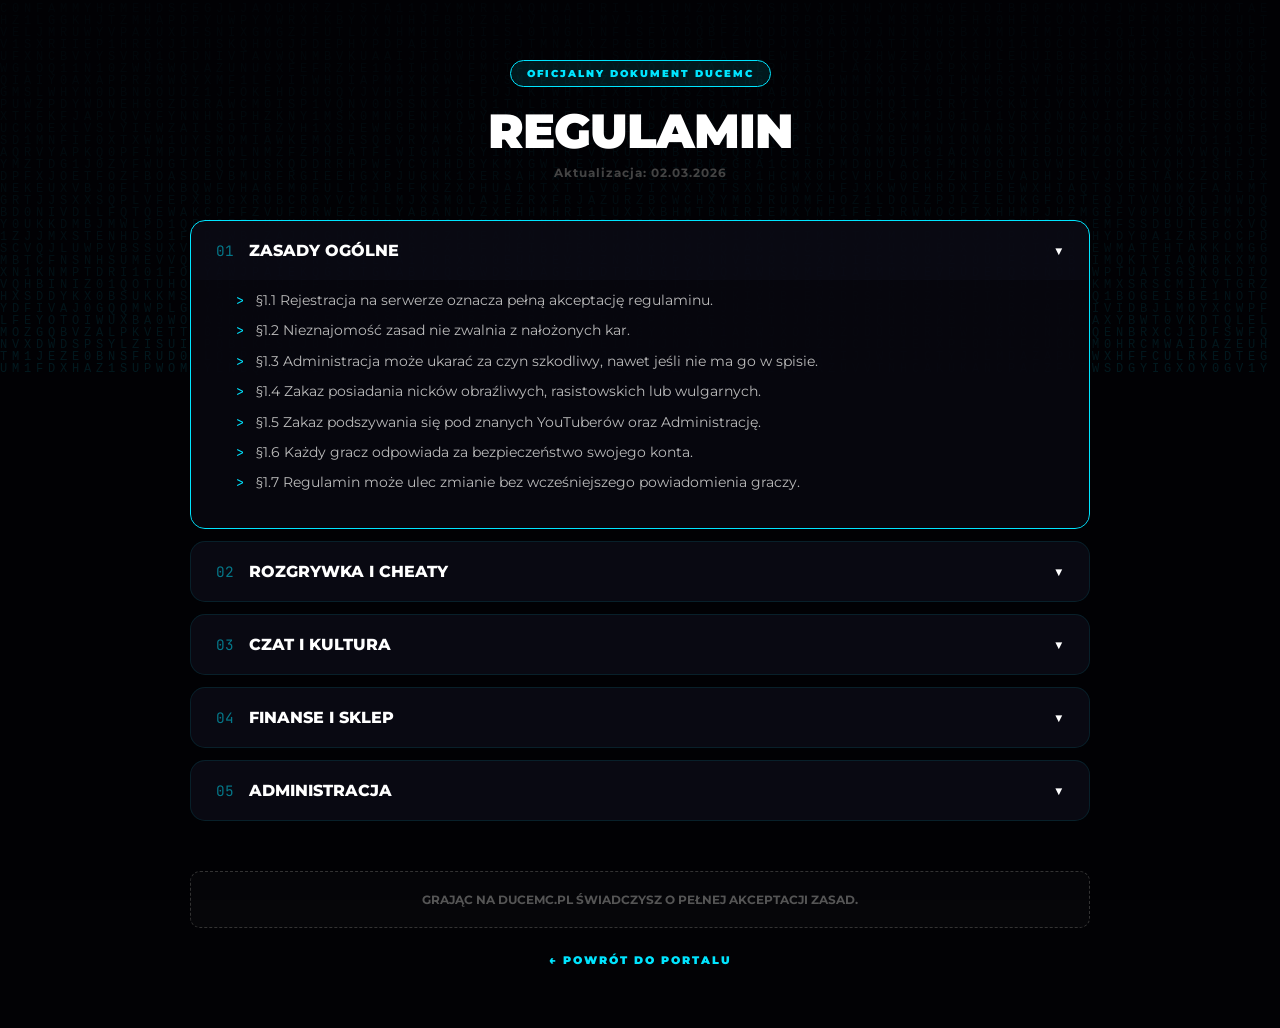
<file: regulamin.html>
<!DOCTYPE html>
<html lang="pl">
<head>
    <meta charset="UTF-8">
    <meta name="viewport" content="width=device-width, initial-scale=1.0">
    <title>Regulamin | DuceMC.PL</title>
    <link href="https://fonts.googleapis.com/css2?family=Montserrat:wght@400;700;900&family=JetBrains+Mono:wght@400;700&display=swap" rel="stylesheet">
    
    <style>
        :root {
            --primary: #00e5ff;
            --primary-glow: rgba(0, 229, 255, 0.4);
            --bg-dark: #020205;
            --card-bg: rgba(10, 10, 20, 0.9);
            --border: rgba(0, 229, 255, 0.1);
            --transition: all 0.3s cubic-bezier(0.4, 0, 0.2, 1);
        }

        * { box-sizing: border-box; margin: 0; padding: 0; }
        
        body {
            font-family: 'Montserrat', sans-serif;
            background: var(--bg-dark);
            color: white;
            min-height: 100vh;
            display: flex;
            flex-direction: column;
            align-items: center;
            padding: 60px 20px;
            overflow-x: hidden;
        }

        #matrix-bg {
            position: fixed; top: 0; left: 0; width: 100%; height: 100%;
            z-index: -1; opacity: 0.1; pointer-events: none;
        }

        .container {
            width: 100%;
            max-width: 900px;
            animation: fadeIn 0.8s ease-out;
        }

        @keyframes fadeIn {
            from { opacity: 0; transform: translateY(20px); }
            to { opacity: 1; transform: translateY(0); }
        }

        header { text-align: center; margin-bottom: 40px; }
        
        .badge {
            display: inline-block;
            padding: 6px 16px;
            background: rgba(0, 229, 255, 0.1);
            border: 1px solid var(--primary);
            border-radius: 50px;
            color: var(--primary);
            font-size: 0.65rem;
            font-weight: 900;
            letter-spacing: 2px;
            text-transform: uppercase;
            margin-bottom: 15px;
        }

        h1 { font-size: 3rem; font-weight: 900; letter-spacing: -1px; margin-bottom: 5px; }
        .last-update { color: #444; font-size: 0.75rem; font-weight: 700; letter-spacing: 1px; }

        .rules-wrapper { display: flex; flex-direction: column; gap: 12px; }

        .rule-section {
            background: var(--card-bg);
            border: 1px solid var(--border);
            border-radius: 15px;
            overflow: hidden;
            transition: var(--transition);
        }

        .rule-header {
            padding: 20px 25px;
            cursor: pointer;
            display: flex;
            justify-content: space-between;
            align-items: center;
        }

        .rule-header:hover { background: rgba(255,255,255,0.03); }
        
        .rule-title { display: flex; align-items: center; gap: 15px; }
        .rule-number {
            font-family: 'JetBrains Mono', monospace;
            font-size: 0.9rem;
            color: var(--primary);
            opacity: 0.5;
        }
        .rule-header h3 { font-size: 1rem; font-weight: 800; text-transform: uppercase; }

        .rule-content {
            max-height: 0;
            overflow: hidden;
            transition: max-height 0.4s ease;
            background: rgba(0,0,0,0.3);
        }

        .rule-section.active .rule-content {
            max-height: 1200px;
            padding: 10px 25px 25px 65px;
        }

        .rule-section.active { border-color: var(--primary); }

        .rule-list { list-style: none; }
        .rule-list li {
            position: relative;
            margin-bottom: 10px;
            color: #bbb;
            font-size: 0.85rem;
            line-height: 1.5;
        }

        .rule-list li::before {
            content: '>';
            position: absolute;
            left: -20px;
            color: var(--primary);
            font-family: 'JetBrains Mono', monospace;
        }

        .footer-info { margin-top: 50px; text-align: center; }
        .accept-box {
            background: rgba(255,255,255,0.02);
            padding: 20px;
            border-radius: 10px;
            border: 1px dashed #333;
            color: #555;
            font-size: 0.75rem;
            font-weight: 700;
        }

        .btn-back {
            display: inline-block;
            margin-top: 25px;
            color: var(--primary);
            text-decoration: none;
            font-weight: 900;
            text-transform: uppercase;
            letter-spacing: 2px;
            font-size: 0.7rem;
            transition: 0.3s;
        }
    </style>
</head>
<body>

    <canvas id="matrix-bg"></canvas>

    <div class="container">
        <header>
            <div class="badge">Oficjalny Dokument DuceMC</div>
            <h1>REGULAMIN</h1>
            <p class="last-update">Aktualizacja: 02.03.2026</p>
        </header>

        <div class="rules-wrapper">
            <div class="rule-section active">
                <div class="rule-header" onclick="toggleSection(this)">
                    <div class="rule-title"><span class="rule-number">01</span><h3>Zasady Ogólne</h3></div>
                    <span>▼</span>
                </div>
                <div class="rule-content">
                    <ul class="rule-list">
                        <li>§1.1 Rejestracja na serwerze oznacza pełną akceptację regulaminu.</li>
                        <li>§1.2 Nieznajomość zasad nie zwalnia z nałożonych kar.</li>
                        <li>§1.3 Administracja może ukarać za czyn szkodliwy, nawet jeśli nie ma go w spisie.</li>
                        <li>§1.4 Zakaz posiadania nicków obraźliwych, rasistowskich lub wulgarnych.</li>
                        <li>§1.5 Zakaz podszywania się pod znanych YouTuberów oraz Administrację.</li>
                        <li>§1.6 Każdy gracz odpowiada za bezpieczeństwo swojego konta.</li>
                        <li>§1.7 Regulamin może ulec zmianie bez wcześniejszego powiadomienia graczy.</li>
                    </ul>
                </div>
            </div>

            <div class="rule-section">
                <div class="rule-header" onclick="toggleSection(this)">
                    <div class="rule-title"><span class="rule-number">02</span><h3>Rozgrywka i Cheaty</h3></div>
                    <span>▼</span>
                </div>
                <div class="rule-content">
                    <ul class="rule-list">
                        <li>§2.1 Używanie wspomagaczy (KillAura, Reach, Fly, Speed itp.) = Ban permanentny.</li>
                        <li>§2.2 Zakaz używania modyfikacji typu X-Ray, ESP oraz Minimap z radarem graczy.</li>
                        <li>§2.3 Używanie AutoClickera lub makr (powyżej 15 CPS) jest zabronione.</li>
                        <li>§2.4 Wykorzystywanie błędów gry (bugów) do własnych korzyści jest karane.</li>
                        <li>§2.5 Gracz ma 5 minut na poddanie się sprawdzaniu przez administratora.</li>
                        <li>§2.6 Wyjście z serwera podczas sprawdzania = Ban permanentny.</li>
                        <li>§2.7 Współpraca z osobą cheatujaćą jest traktowana jak cheatowanie.</li>
                        <li>§2.8 Zakaz celowego lagowania serwera (budowanie lag-maszyn).</li>
                    </ul>
                </div>
            </div>

            <div class="rule-section">
                <div class="rule-header" onclick="toggleSection(this)">
                    <div class="rule-title"><span class="rule-number">03</span><h3>Czat i Kultura</h3></div>
                    <span>▼</span>
                </div>
                <div class="rule-content">
                    <ul class="rule-list">
                        <li>§3.1 Zakaz obrażania graczy oraz ich rodzin w sposób rażący.</li>
                        <li>§3.2 Zakaz szerzenia nienawiści (rasizm, nazizm, homofobia).</li>
                        <li>§3.3 Zakaz spamowania oraz floodowania (powtarzania znaków).</li>
                        <li>§3.4 Zakaz reklamowania innych serwerów Minecraft oraz stron WWW.</li>
                        <li>§3.5 Zakaz handlowania przedmiotami za realną walutę (PSC/Przelew).</li>
                        <li>§3.6 Zakaz udostępniania danych osobowych osób trzecich (Doxing).</li>
                        <li>§3.7 Zakaz proszenia o itemy, rangi lub OP od Administracji.</li>
                    </ul>
                </div>
            </div>

            <div class="rule-section">
                <div class="rule-header" onclick="toggleSection(this)">
                    <div class="rule-title"><span class="rule-number">04</span><h3>Finanse i Sklep</h3></div>
                    <span>▼</span>
                </div>
                <div class="rule-content">
                    <ul class="rule-list">
                        <li>§4.1 Zakup rangi w sklepie jest dobrowolną dotacją na serwer.</li>
                        <li>§4.2 Serwer nie zwraca pieniędzy za zakupione usługi.</li>
                        <li>§4.3 Ban nie uprawnia do zwrotu kosztów za aktywną rangę VIP/Premium.</li>
                        <li>§4.4 Problemy z płatnościami należy zgłaszać przez system Ticket na Discordzie.</li>
                    </ul>
                </div>
            </div>

            <div class="rule-section">
                <div class="rule-header" onclick="toggleSection(this)">
                    <div class="rule-title"><span class="rule-number">05</span><h3>Administracja</h3></div>
                    <span>▼</span>
                </div>
                <div class="rule-content">
                    <ul class="rule-list">
                        <li>§5.1 Słowo administratora jest ostateczne w sporach.</li>
                        <li>§5.2 Zakaz okłamywania administracji w zgłoszeniach.</li>
                        <li>§5.3 Skargi na adminów składamy tylko z dowodem wideo (nagraniem).</li>
                        <li>§5.4 Utrudnianie pracy administratorowi skutkuje banem czasowym.</li>
                    </ul>
                </div>
            </div>
        </div>

        <div class="footer-info">
            <div class="accept-box">
                GRAJĄC NA DUCEMC.PL ŚWIADCZYSZ O PEŁNEJ AKCEPTACJI ZASAD.
            </div>
            <a href="index.html" class="btn-back">← POWRÓT DO PORTALU</a>
        </div>
    </div>

    <script>
        function toggleSection(e) {
            e.parentElement.classList.toggle('active');
        }

        const canvas = document.getElementById('matrix-bg');
        const ctx = canvas.getContext('2d');
        canvas.width = window.innerWidth;
        canvas.height = window.innerHeight;
        const chars = '01ABCDEFGHIJKLMNOPQRSTUVWXYZ';
        const fontSize = 12;
        const drops = Array(Math.floor(canvas.width/fontSize)).fill(1);
        function draw() {
            ctx.fillStyle = 'rgba(2, 2, 5, 0.05)';
            ctx.fillRect(0, 0, canvas.width, canvas.height);
            ctx.fillStyle = '#00e5ff';
            ctx.font = fontSize + 'px Courier New';
            drops.forEach((y, i) => {
                ctx.fillText(chars[Math.floor(Math.random()*chars.length)], i*fontSize, y*fontSize);
                if (y*fontSize > canvas.height && Math.random() > 0.975) drops[i] = 0;
                drops[i]++;
            });
        }
        setInterval(draw, 50);
    </script>
</body>
</html>
</file>
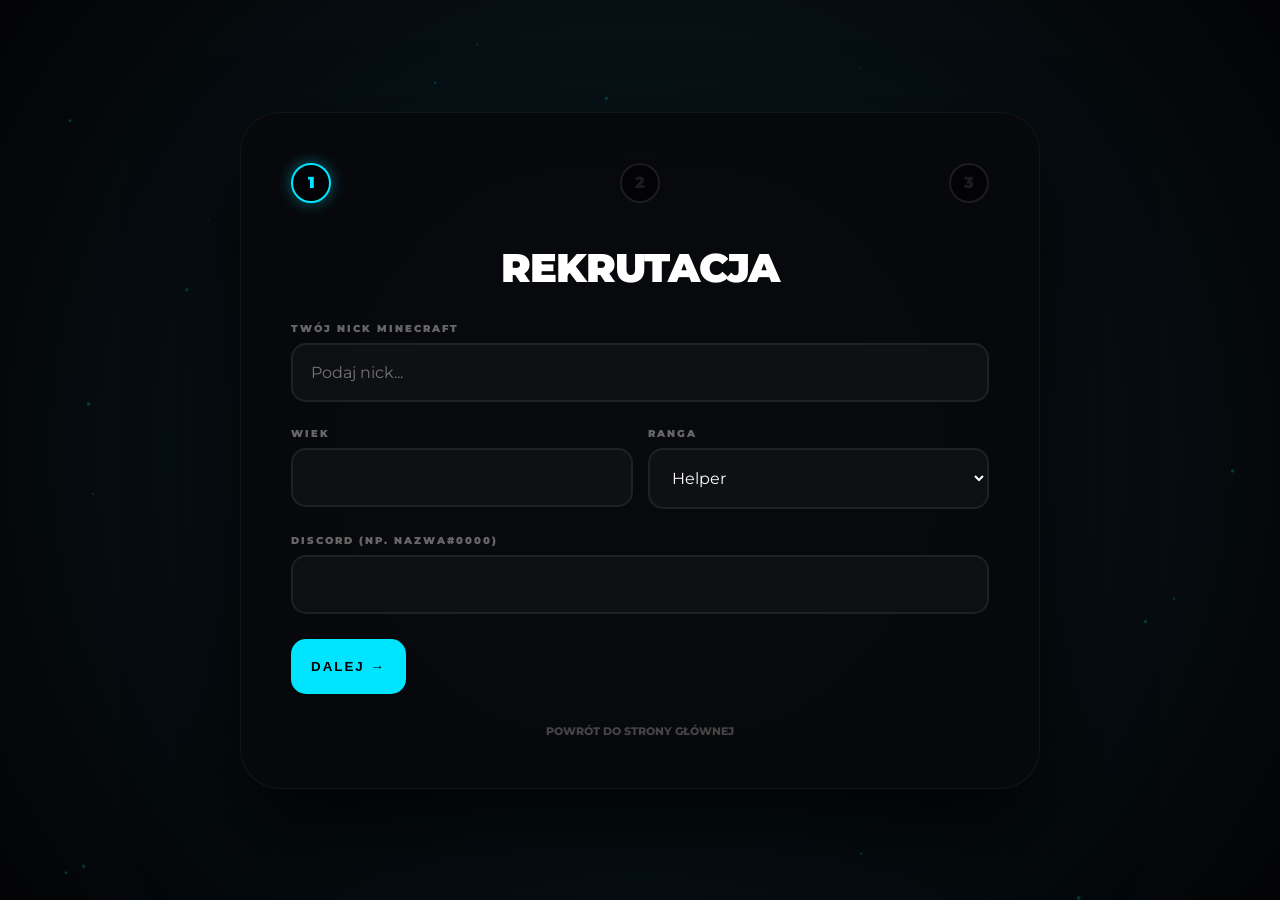
<file: rekrutacja.html>
<!DOCTYPE html>
<html lang="pl">
<head>
    <meta charset="UTF-8">
    <meta name="viewport" content="width=device-width, initial-scale=1.0">
    <title>Rekrutacja Premium | DuceMC.PL</title>
    <link href="https://fonts.googleapis.com/css2?family=Montserrat:wght@400;700;800;900&display=swap" rel="stylesheet">
    
    <style>
        :root {
            --primary: #00e5ff;
            --primary-rgb: 0, 229, 255;
            --bg-dark: #030305;
            --card-bg: rgba(8, 8, 12, 0.9);
            --success: #00ff88;
            --step-inactive: rgba(255,255,255,0.1);
        }

        * { box-sizing: border-box; margin: 0; padding: 0; outline: none; }
        
        body {
            font-family: 'Montserrat', sans-serif;
            background: var(--bg-dark);
            color: white;
            display: flex;
            justify-content: center;
            align-items: center;
            min-height: 100vh;
            padding: 20px;
            overflow-x: hidden;
        }

        #bg-canvas {
            position: fixed;
            top: 0; left: 0; width: 100%; height: 100%;
            z-index: -1;
            background: radial-gradient(circle at center, #0a1e24 0%, #030305 100%);
        }

        /* Steps Indicator */
        .steps-nav {
            display: flex;
            justify-content: space-between;
            margin-bottom: 40px;
            position: relative;
        }

        .step-item {
            z-index: 2;
            background: var(--bg-dark);
            border: 2px solid var(--step-inactive);
            width: 40px; height: 40px;
            border-radius: 50%;
            display: flex; align-items: center; justify-content: center;
            font-weight: 900; color: var(--step-inactive);
            transition: 0.4s;
        }

        .step-item.active {
            border-color: var(--primary);
            color: var(--primary);
            box-shadow: 0 0 15px rgba(var(--primary-rgb), 0.4);
        }

        .step-item.done {
            background: var(--success);
            border-color: var(--success);
            color: black;
        }

        /* Card & Animation */
        .rec-card {
            background: var(--card-bg);
            backdrop-filter: blur(30px);
            border: 1px solid rgba(255, 255, 255, 0.05);
            border-radius: 40px;
            padding: 50px;
            width: 100%;
            max-width: 800px;
            position: relative;
            box-shadow: 0 50px 100px rgba(0,0,0,0.8);
        }

        .form-step { display: none; animation: fadeIn 0.5s ease forwards; }
        .form-step.active { display: block; }

        @keyframes fadeIn {
            from { opacity: 0; transform: translateY(10px); }
            to { opacity: 1; transform: translateY(0); }
        }

        h2 { font-weight: 900; font-size: 2.5rem; text-align: center; margin-bottom: 30px; letter-spacing: -1px; }
        
        .input-wrapper { position: relative; margin-bottom: 25px; }
        
        label { 
            display: block; font-size: 0.65rem; font-weight: 900; 
            margin-bottom: 8px; color: #666; 
            text-transform: uppercase; letter-spacing: 2px;
        }

        input, textarea, select {
            width: 100%; padding: 18px;
            background: rgba(255, 255, 255, 0.03);
            border: 2px solid rgba(255, 255, 255, 0.07);
            border-radius: 15px;
            color: white; font-family: inherit; font-size: 1rem;
            transition: 0.3s;
        }

        input:focus, textarea:focus {
            border-color: var(--primary);
            background: rgba(var(--primary-rgb), 0.05);
        }

        .skin-preview {
            position: absolute; right: 15px; top: 35px;
            width: 40px; height: 40px;
            border-radius: 8px; border: 1px solid var(--primary);
            display: none;
        }

        .btn-row { display: flex; gap: 15px; margin-top: 30px; }

        .btn {
            flex: 1; padding: 20px; border-radius: 15px;
            font-weight: 900; text-transform: uppercase; letter-spacing: 2px;
            cursor: pointer; transition: 0.3s; border: none;
        }

        .btn-next { background: var(--primary); color: #000; }
        .btn-back { background: rgba(255,255,255,0.05); color: #fff; }
        .btn:hover { transform: translateY(-3px); filter: brightness(1.1); }

        .char-count { font-size: 0.7rem; color: #444; text-align: right; margin-top: 5px; }

        @media (max-width: 600px) {
            .rec-card { padding: 30px 20px; }
            h2 { font-size: 1.8rem; }
        }
    </style>
</head>
<body>

    <canvas id="bg-canvas"></canvas>

    <div class="rec-card">
        <div class="steps-nav">
            <div class="step-item active" id="s1">1</div>
            <div class="step-item" id="s2">2</div>
            <div class="step-item" id="s3">3</div>
        </div>

        <h2>REKRUTACJA</h2>

        <form id="rec-form">
            <div class="form-step active" id="step1">
                <div class="input-wrapper">
                    <label>Twój Nick Minecraft</label>
                    <input type="text" id="nick" placeholder="Podaj nick..." required>
                    <img id="head-view" class="skin-preview">
                </div>
                <div style="display: grid; grid-template-columns: 1fr 1fr; gap: 15px;">
                    <div class="input-wrapper">
                        <label>Wiek</label>
                        <input type="number" id="age" min="13" max="50" required>
                    </div>
                    <div class="input-wrapper">
                        <label>Ranga</label>
                        <select id="rank">
                            <option>Helper</option>
                            <option>Moderator</option>
                            <option>Budowniczy</option>
                        </select>
                    </div>
                </div>
                <div class="input-wrapper">
                    <label>Discord (np. nazwa#0000)</label>
                    <input type="text" id="discord" required>
                </div>
                <button type="button" class="btn btn-next" onclick="nextStep(2)">Dalej →</button>
            </div>

            <div class="form-step" id="step2">
                <div class="input-wrapper">
                    <label>Doświadczenie i komendy</label>
                    <textarea id="exp" minlength="50" placeholder="Napisz coś o sobie..." oninput="updateCount(this, 'c1')" required></textarea>
                    <div class="char-count" id="c1">0 / 50 min. znaków</div>
                </div>
                <div class="input-wrapper">
                    <label>Dlaczego Ty?</label>
                    <textarea id="why" minlength="50" placeholder="Przekonaj nas!" oninput="updateCount(this, 'c2')" required></textarea>
                    <div class="char-count" id="c2">0 / 50 min. znaków</div>
                </div>
                <div class="btn-row">
                    <button type="button" class="btn btn-back" onclick="nextStep(1)">← Wróć</button>
                    <button type="button" class="btn btn-next" onclick="nextStep(3)">Ostatni krok</button>
                </div>
            </div>

            <div class="form-step" id="step3">
                <div class="input-wrapper">
                    <label>Ile czasu dziennie poświęcisz?</label>
                    <input type="text" id="time" placeholder="np. 3-4 godziny" required>
                </div>
                <p style="font-size: 0.8rem; color: #666; text-align: center; margin: 20px 0;">
                    Klikając wyślij, potwierdzasz prawdziwość danych oraz znajomość regulaminu DuceMC.PL.
                </p>
                <div class="btn-row">
                    <button type="button" class="btn btn-back" onclick="nextStep(2)">← Wróć</button>
                    <button type="submit" class="btn btn-next" style="background: var(--success);">Wyślij Podanie</button>
                </div>
            </div>
        </form>
        <a href="index.html" style="display:block; text-align:center; margin-top:30px; color:#444; text-decoration:none; font-size:0.7rem; font-weight:800;">POWRÓT DO STRONY GŁÓWNEJ</a>
    </div>

    <script>
        // --- LOGIKA KROKÓW ---
        function nextStep(step) {
            document.querySelectorAll('.form-step').forEach(s => s.classList.remove('active'));
            document.getElementById('step' + step).classList.add('active');
            
            // Update kropek
            document.querySelectorAll('.step-item').forEach((item, idx) => {
                item.classList.remove('active', 'done');
                if (idx + 1 < step) item.classList.add('done');
                if (idx + 1 === step) item.classList.add('active');
            });
        }

        // --- PODGLĄD SKINA ---
        const nickInput = document.getElementById('nick');
        const headView = document.getElementById('head-view');
        nickInput.addEventListener('input', () => {
            if(nickInput.value.length > 2) {
                headView.src = `https://minotar.net/avatar/${nickInput.value}/40`;
                headView.style.display = 'block';
            } else {
                headView.style.display = 'none';
            }
        });

        // --- LICZNIK ZNAKÓW ---
        function updateCount(el, targetId) {
            const count = el.value.length;
            document.getElementById(targetId).innerText = `${count} / 50 min. znaków`;
            document.getElementById(targetId).style.color = count >= 50 ? '#00ff88' : '#ff3e3e';
        }

        // --- WEBHOOK ---
        document.getElementById('rec-form').addEventListener('submit', async (e) => {
            e.preventDefault();
            const btn = e.target.querySelector('button[type="submit"]');
            btn.innerText = "WYSYŁANIE...";
            btn.disabled = true;

            const webhook = "https://discordapp.com/api/webhooks/1477803640394747964/mmTOxJH5FI-LMHci111VUdsjqFF5oxhbNRJw94OR-w5PvXk0jPsIh5HRfWyPit1k6in6";
            
            const data = {
                embeds: [{
                    title: "🔔 NOWA REKRUTACJA: " + document.getElementById('nick').value,
                    color: 0x00e5ff,
                    thumbnail: { url: `https://minotar.net/armor/body/${document.getElementById('nick').value}/100.png` },
                    fields: [
                        { name: "👤 Nick", value: document.getElementById('nick').value, inline: true },
                        { name: "🎂 Wiek", value: document.getElementById('age').value, inline: true },
                        { name: "👑 Ranga", value: document.getElementById('rank').value, inline: true },
                        { name: "👾 Discord", value: document.getElementById('discord').value },
                        { name: "🛠 Doświadczenie", value: document.getElementById('exp').value },
                        { name: "💡 Dlaczego On?", value: document.getElementById('why').value },
                        { name: "⏰ Czas pracy", value: document.getElementById('time').value }
                    ],
                    footer: { text: "System DuceMC.PL" },
                    timestamp: new Date()
                }]
            };

            try {
                await fetch(webhook, { method: 'POST', headers: {'Content-Type': 'application/json'}, body: JSON.stringify(data) });
                alert("Podanie zostało wysłane! Powodzenia.");
                window.location.href = "index.html";
            } catch (err) {
                alert("Błąd wysyłania. Sprawdź połączenie.");
                btn.innerText = "Wyślij Podanie";
                btn.disabled = false;
            }
        });

        // Tło cząsteczkowe (uproszczone dla wydajności)
        const canvas = document.getElementById('bg-canvas');
        const ctx = canvas.getContext('2d');
        canvas.width = window.innerWidth; canvas.height = window.innerHeight;
        let p = [];
        for(let i=0; i<50; i++) p.push({x: Math.random()*canvas.width, y: Math.random()*canvas.height, s: Math.random()*2});
        function draw() {
            ctx.clearRect(0,0,canvas.width, canvas.height);
            ctx.fillStyle = "rgba(0, 229, 255, 0.2)";
            p.forEach(i => {
                ctx.beginPath(); ctx.arc(i.x, i.y, i.s, 0, 7); ctx.fill();
                i.y -= 0.5; if(i.y < 0) i.y = canvas.height;
            });
            requestAnimationFrame(draw);
        }
        draw();
    </script>
</body>
</html>
</file>
